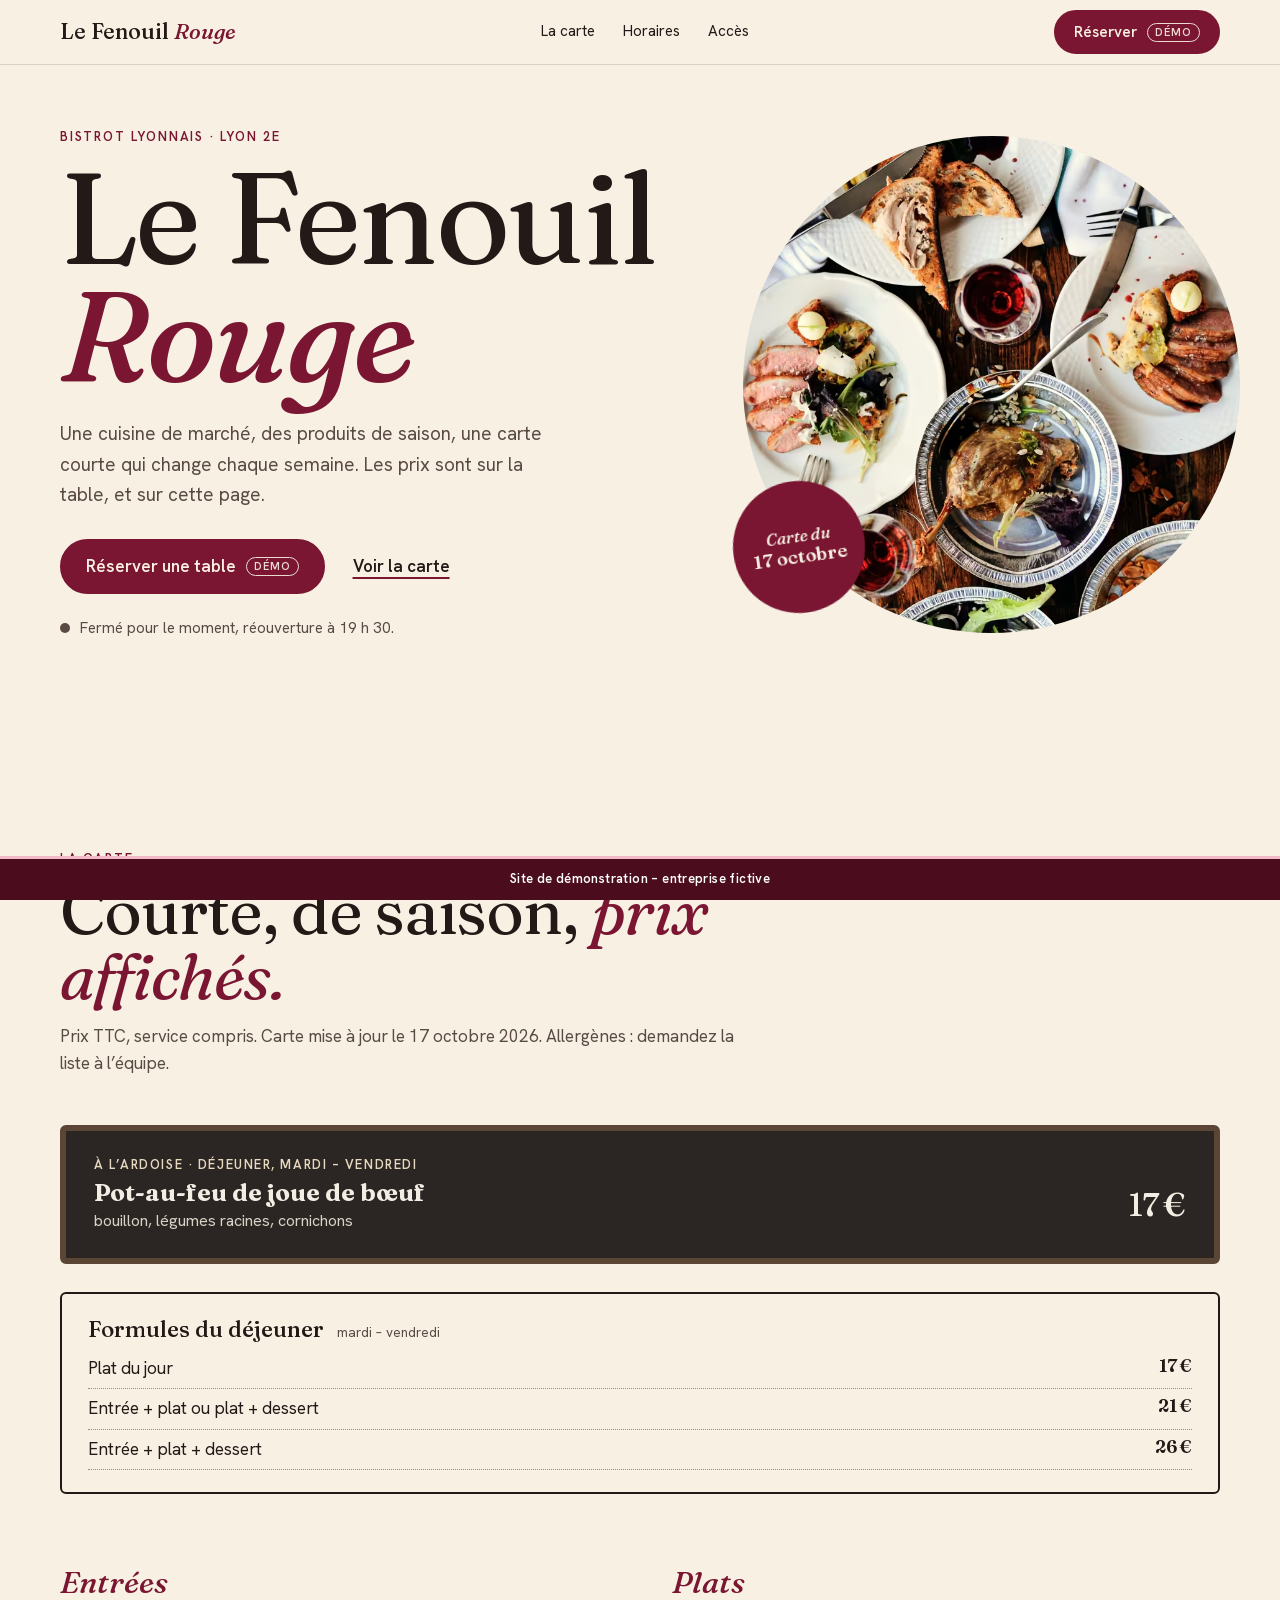
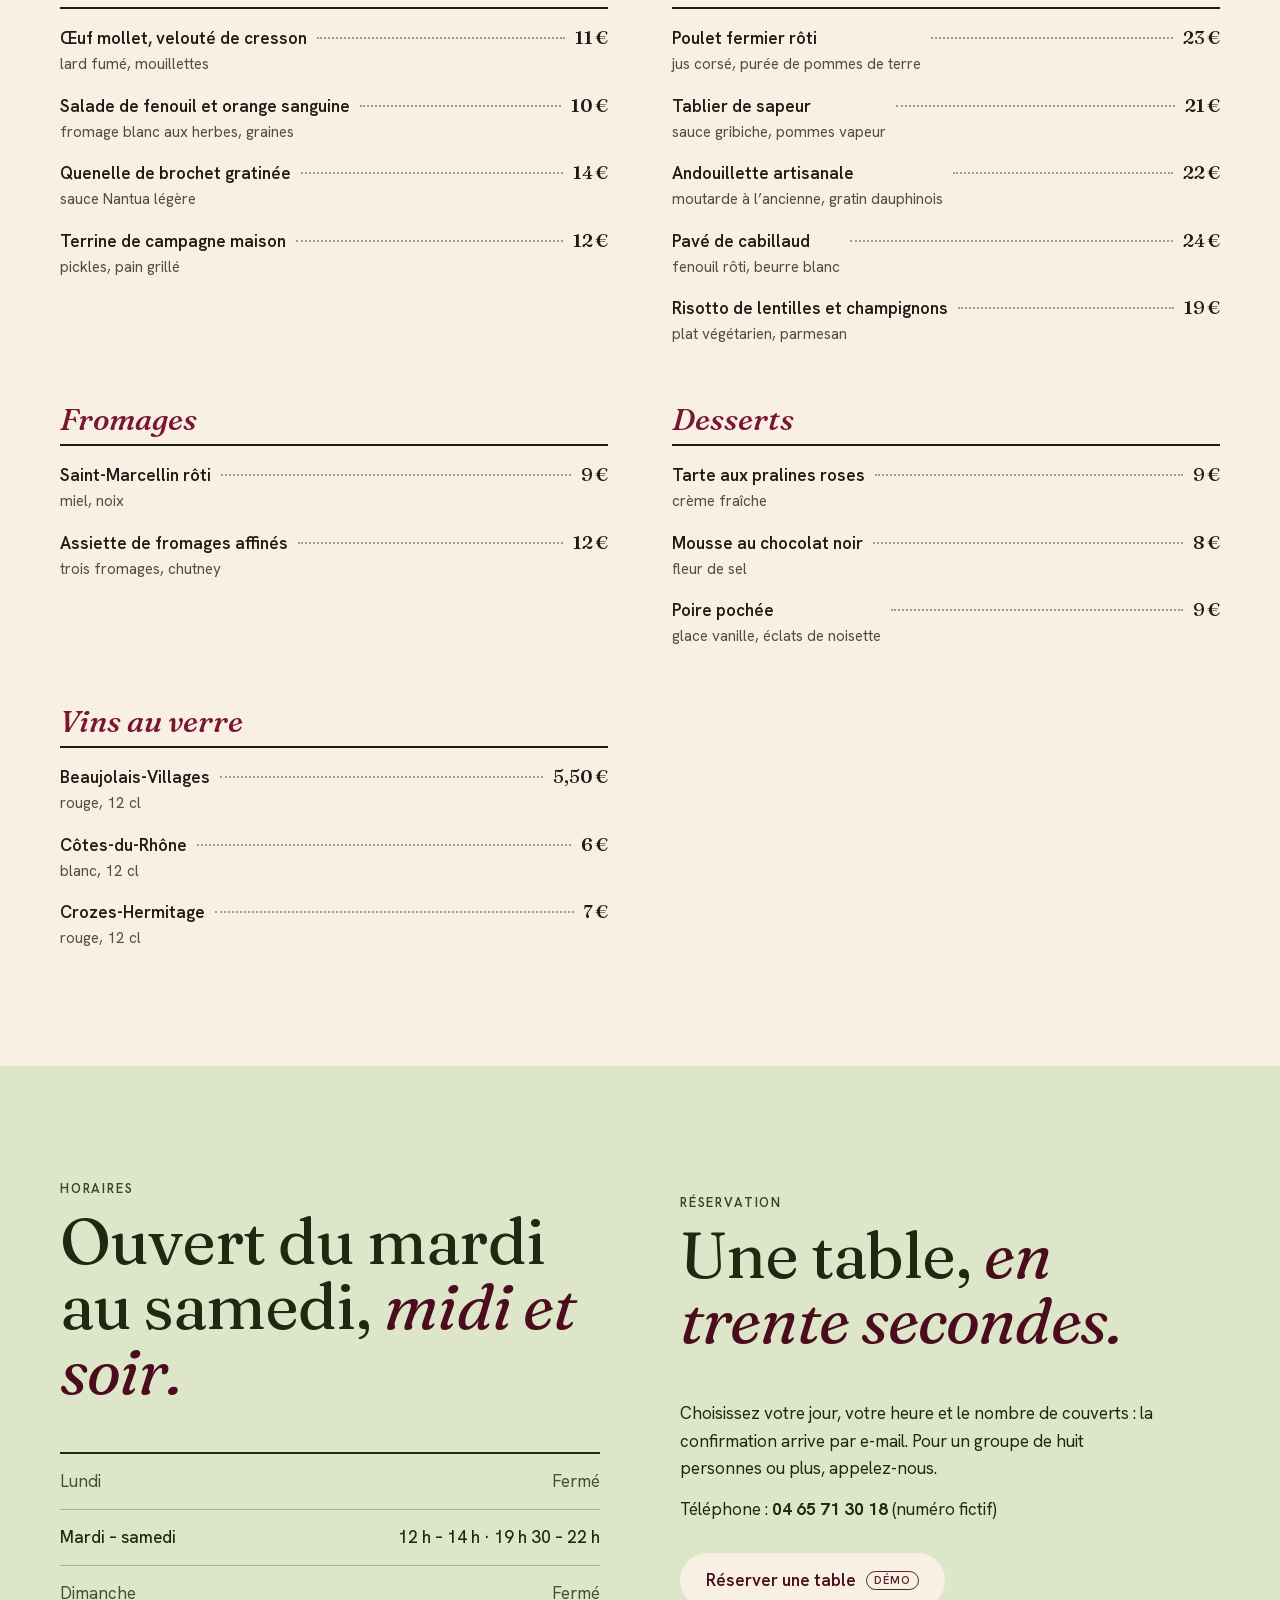
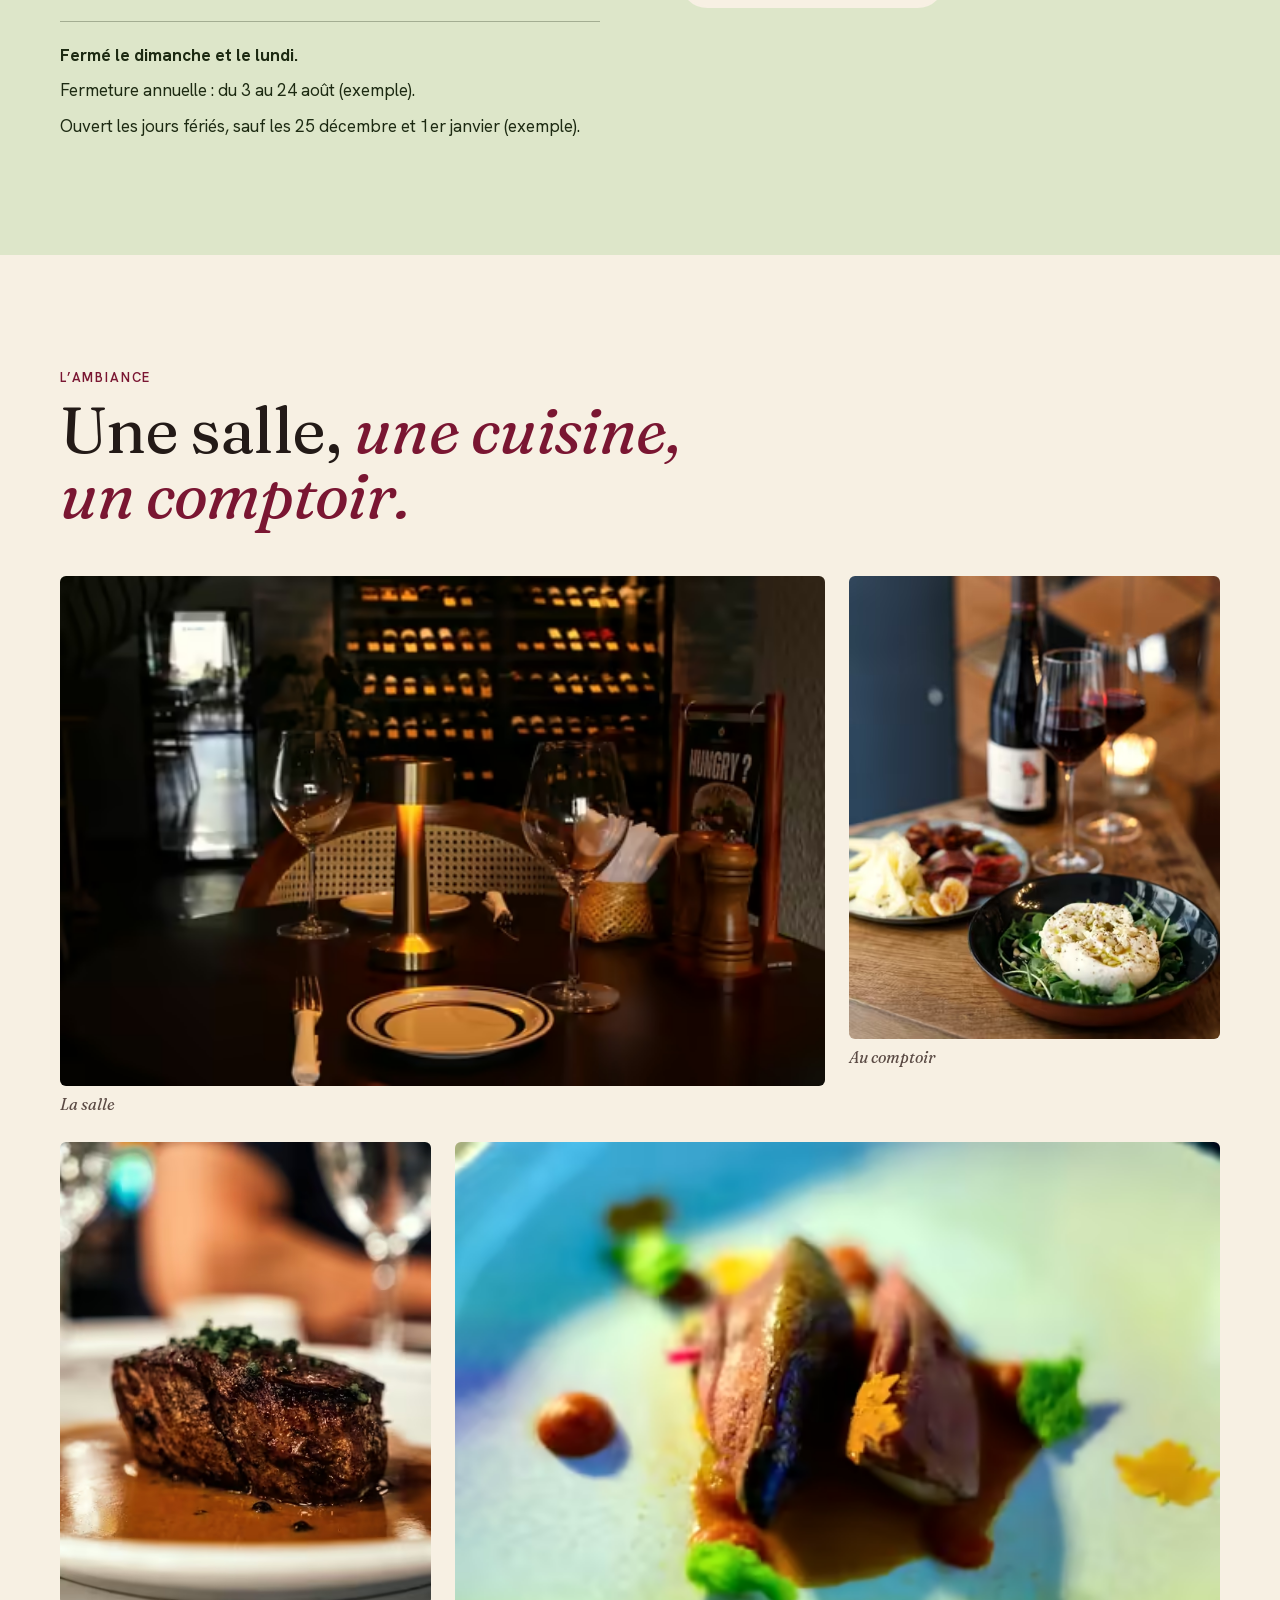
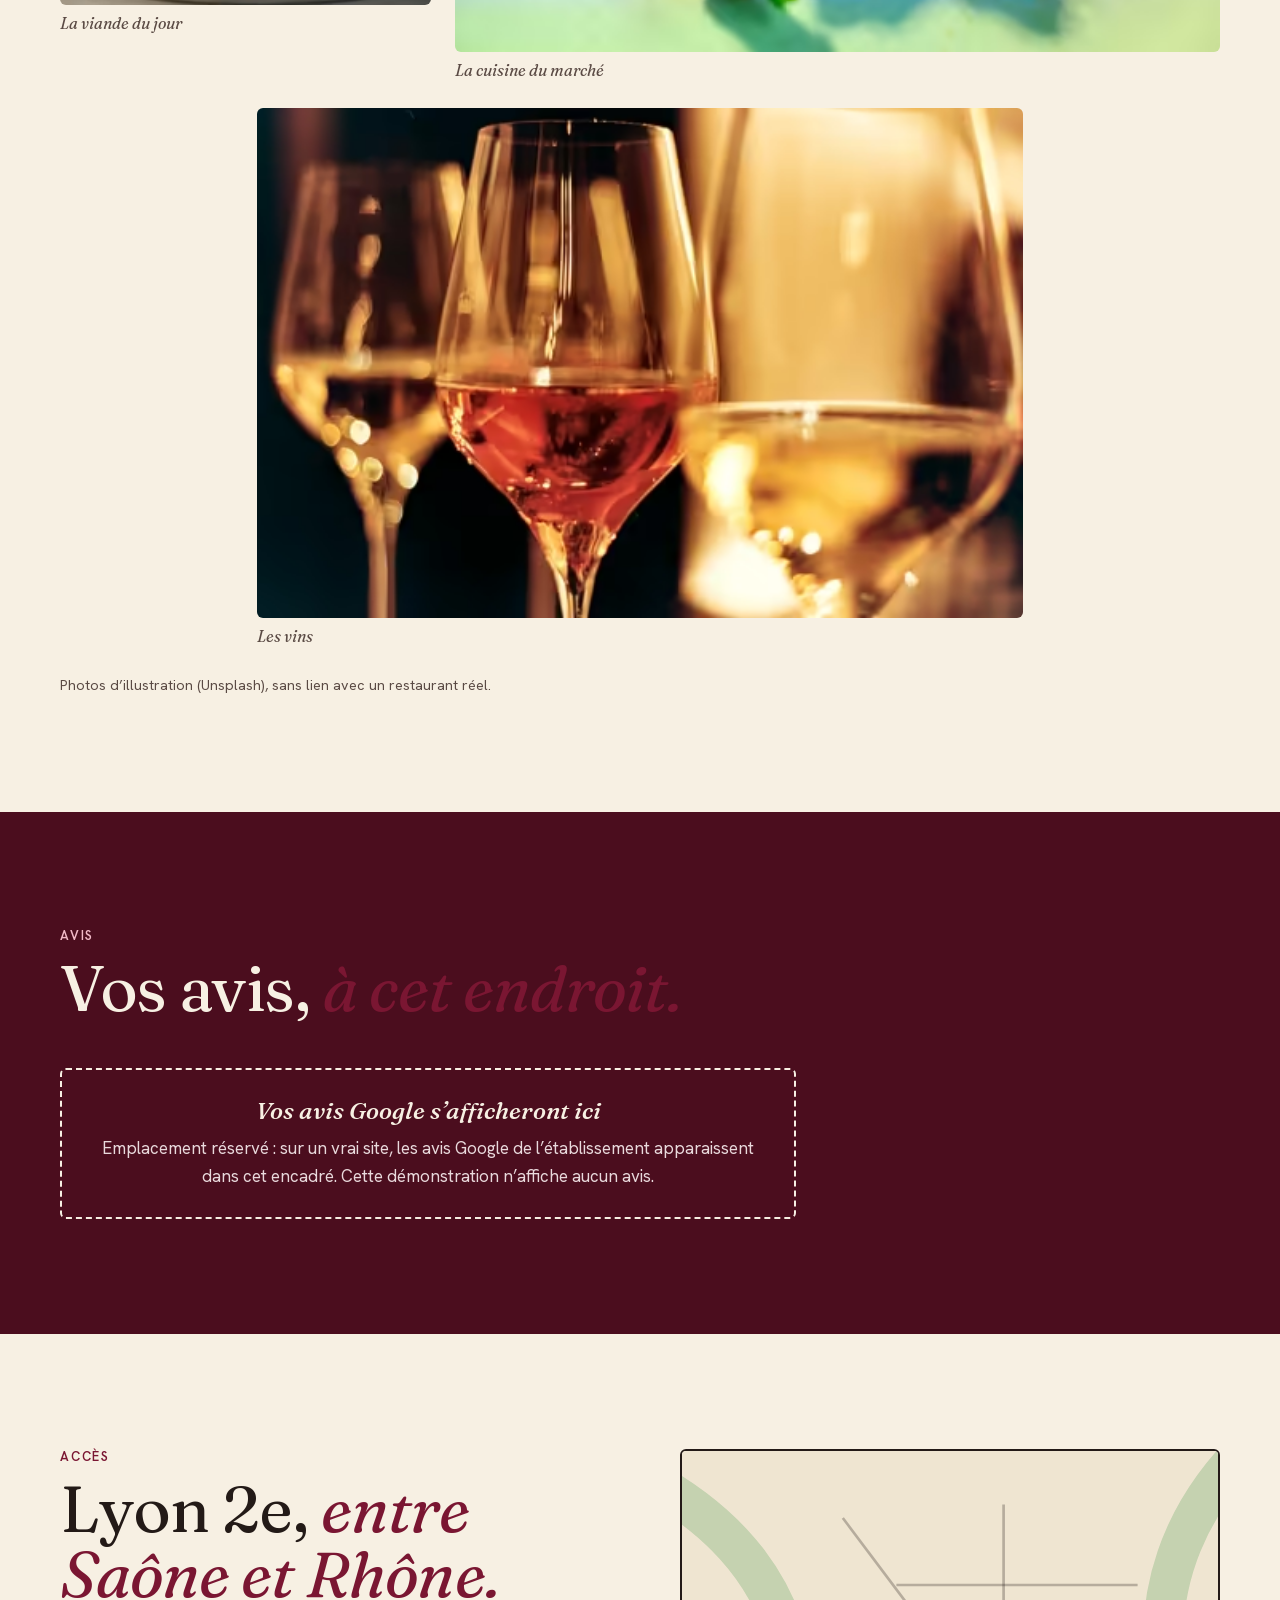
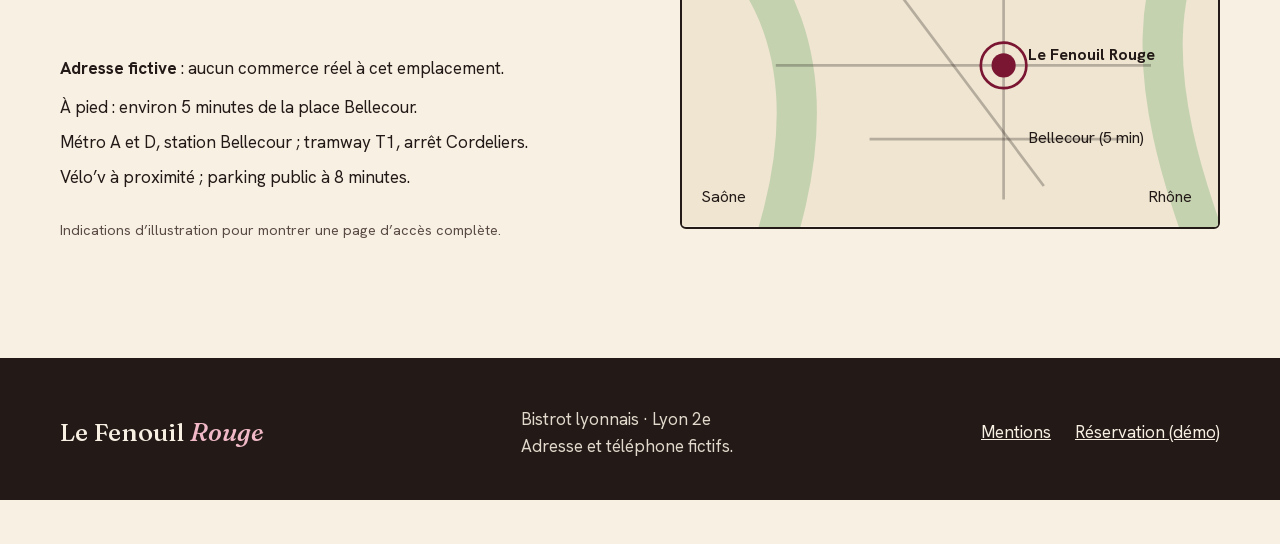
<file: index.html>
<!doctype html>
<html lang="fr">
<head>
<meta charset="utf-8">
<meta name="viewport" content="width=device-width, initial-scale=1">
<title>Le Fenouil Rouge – Bistrot lyonnais, Lyon 2e (site de démonstration)</title>
<meta name="description" content="Démonstration d’un site de restaurant : carte avec prix, horaires et jours de fermeture, réservation, plan d’accès. Restaurant fictif.">
<meta name="robots" content="noindex, nofollow">
<link rel="canonical" href="https://demo-restaurant-fenouil-rouge.atelier-requena.workers.dev/">
<meta name="color-scheme" content="light">
<meta name="theme-color" content="#F7F0E3">
<meta property="og:type" content="website"><meta property="og:locale" content="fr_FR">
<meta property="og:title" content="Le Fenouil Rouge – Bistrot lyonnais, Lyon 2e (site de démonstration)"><meta property="og:description" content="Démonstration d’un site de restaurant : carte avec prix, horaires et jours de fermeture, réservation, plan d’accès. Restaurant fictif."><meta property="og:url" content="https://demo-restaurant-fenouil-rouge.atelier-requena.workers.dev/">
<link rel="icon" href="/favicon.svg" type="image/svg+xml">
<link rel="preload" href="/fonts/Fraunces-italic-400-700.woff2" as="font" type="font/woff2" crossorigin>
<link rel="preload" href="/fonts/HankenGrotesk-normal-400-700.woff2" as="font" type="font/woff2" crossorigin>
<link rel="stylesheet" href="/style.css?v=2">
<script src="/main.js?v=2" defer></script>
<script type="application/ld+json">
{
  "@context": "https://schema.org",
  "@type": "Restaurant",
  "@id": "https://demo-restaurant-fenouil-rouge.atelier-requena.workers.dev/#restaurant",
  "name": "Le Fenouil Rouge",
  "description": "Bistrot lyonnais moderne : cuisine du marché, carte courte, vins au verre. Restaurant fictif de démonstration.",
  "url": "https://demo-restaurant-fenouil-rouge.atelier-requena.workers.dev/",
  "image": "https://demo-restaurant-fenouil-rouge.atelier-requena.workers.dev/images/hero-1000.webp",
  "telephone": "+33 4 65 71 30 18",
  "servesCuisine": [
    "Cuisine lyonnaise",
    "Bistrot",
    "Cuisine du marché"
  ],
  "priceRange": "€€",
  "address": {
    "@type": "PostalAddress",
    "addressLocality": "Lyon",
    "postalCode": "69002",
    "addressCountry": "FR"
  },
  "openingHoursSpecification": [
    {
      "@type": "OpeningHoursSpecification",
      "dayOfWeek": [
        "Tuesday",
        "Wednesday",
        "Thursday",
        "Friday",
        "Saturday"
      ],
      "opens": "12:00",
      "closes": "14:00"
    },
    {
      "@type": "OpeningHoursSpecification",
      "dayOfWeek": [
        "Tuesday",
        "Wednesday",
        "Thursday",
        "Friday",
        "Saturday"
      ],
      "opens": "19:30",
      "closes": "22:00"
    }
  ],
  "hasMenu": "https://demo-restaurant-fenouil-rouge.atelier-requena.workers.dev/#carte",
  "acceptsReservations": true
}
</script>
</head>
<body>
<a class="skip" href="#contenu">Aller au contenu</a>
<header class="top">
  <div class="wrap top__in">
    <a class="brand" href="/" aria-label="Le Fenouil Rouge, accueil"><span>Le Fenouil</span> <em>Rouge</em></a>
    <nav class="nav" aria-label="Navigation principale"><a href="/#carte">La carte</a><a href="/#infos">Horaires</a><a href="/#acces">Accès</a></nav>
    <a class="btn btn--sm" href="/reservation">Réserver<span class="tag" aria-hidden="true">démo</span><span class="sr">(page de démonstration)</span></a>
  </div>
</header>
<main id="contenu">
<section class="hero" aria-labelledby="h1">
  <div class="wrap hero__grid">
    <div class="hero__txt">
      <p class="kicker">Bistrot lyonnais · Lyon 2e</p>
      <h1 id="h1"><span>Le Fenouil</span> <em>Rouge</em></h1>
      <p class="lede">Une cuisine de marché, des produits de saison, une carte courte qui change chaque semaine. Les prix sont sur la table, et sur cette page.</p>
      <div class="cta">
        <a class="btn" href="/reservation">Réserver une table<span class="tag" aria-hidden="true">démo</span><span class="sr">(page de démonstration)</span></a>
        <a class="link" href="#carte">Voir la carte</a>
      </div>
      <p class="status" data-status role="status"><span class="status__dot" aria-hidden="true"></span><span data-status-text>Du mardi au samedi, midi et soir. Fermé dimanche et lundi.</span></p>
    </div>
    <figure class="hero__fig">
      <picture class="medal"><source type="image/avif" srcset="/images/hero-480.avif 480w, /images/hero-800.avif 800w, /images/hero-1000.avif 1000w" sizes="(min-width: 900px) 40vw, 86vw"><source type="image/webp" srcset="/images/hero-480.webp 480w, /images/hero-800.webp 800w, /images/hero-1000.webp 1000w" sizes="(min-width: 900px) 40vw, 86vw"><img src="/images/hero-1000.webp" width="1000" height="1000" alt="Tablée vue du dessus : assiettes de plats à partager, salade, viande et verres de vin" fetchpriority="high" decoding="async"></picture>
      <p class="stamp" aria-hidden="true">Carte du<br><b>17 octobre</b></p>
    </figure>
  </div>
</section>

<section class="sec sec--carte" id="carte" aria-labelledby="h-carte">
  <div class="wrap">
    <header class="sec__head reveal"><p class="kicker">La carte</p><h2 id="h-carte">Courte, de saison, <em>prix affichés.</em></h2><p class="sec__sub">Prix TTC, service compris. Carte mise à jour le 17 octobre 2026. Allergènes : demandez la liste à l’équipe.</p></header>
    <div class="ardoise reveal" aria-label="Plat du jour">
      <p class="ardoise__label">À l’ardoise · déjeuner, mardi – vendredi</p>
      <p class="ardoise__plat"><b>Pot-au-feu de joue de bœuf</b> <span>bouillon, légumes racines, cornichons</span></p>
      <p class="ardoise__prix">17 €</p>
    </div>
    <div class="formules reveal" aria-label="Formules du déjeuner">
      <h3>Formules du déjeuner <small>mardi – vendredi</small></h3>
      <ul><li><span>Plat du jour</span><b>17 €</b></li><li><span>Entrée + plat ou plat + dessert</span><b>21 €</b></li><li><span>Entrée + plat + dessert</span><b>26 €</b></li></ul>
    </div>
    <div class="carte">
        <section class="cat reveal" aria-labelledby="c-entres">
          <h3 id="c-entres">Entrées</h3>
          <ul>
            <li><span class="dish"><b>Œuf mollet, velouté de cresson</b><i>lard fumé, mouillettes</i></span><span class="lead" aria-hidden="true"></span><span class="price">11 €</span></li>
            <li><span class="dish"><b>Salade de fenouil et orange sanguine</b><i>fromage blanc aux herbes, graines</i></span><span class="lead" aria-hidden="true"></span><span class="price">10 €</span></li>
            <li><span class="dish"><b>Quenelle de brochet gratinée</b><i>sauce Nantua légère</i></span><span class="lead" aria-hidden="true"></span><span class="price">14 €</span></li>
            <li><span class="dish"><b>Terrine de campagne maison</b><i>pickles, pain grillé</i></span><span class="lead" aria-hidden="true"></span><span class="price">12 €</span></li>
          </ul>
        </section>
        <section class="cat reveal" aria-labelledby="c-plats">
          <h3 id="c-plats">Plats</h3>
          <ul>
            <li><span class="dish"><b>Poulet fermier rôti</b><i>jus corsé, purée de pommes de terre</i></span><span class="lead" aria-hidden="true"></span><span class="price">23 €</span></li>
            <li><span class="dish"><b>Tablier de sapeur</b><i>sauce gribiche, pommes vapeur</i></span><span class="lead" aria-hidden="true"></span><span class="price">21 €</span></li>
            <li><span class="dish"><b>Andouillette artisanale</b><i>moutarde à l’ancienne, gratin dauphinois</i></span><span class="lead" aria-hidden="true"></span><span class="price">22 €</span></li>
            <li><span class="dish"><b>Pavé de cabillaud</b><i>fenouil rôti, beurre blanc</i></span><span class="lead" aria-hidden="true"></span><span class="price">24 €</span></li>
            <li><span class="dish"><b>Risotto de lentilles et champignons</b><i>plat végétarien, parmesan</i></span><span class="lead" aria-hidden="true"></span><span class="price">19 €</span></li>
          </ul>
        </section>
        <section class="cat reveal" aria-labelledby="c-fromages">
          <h3 id="c-fromages">Fromages</h3>
          <ul>
            <li><span class="dish"><b>Saint-Marcellin rôti</b><i>miel, noix</i></span><span class="lead" aria-hidden="true"></span><span class="price">9 €</span></li>
            <li><span class="dish"><b>Assiette de fromages affinés</b><i>trois fromages, chutney</i></span><span class="lead" aria-hidden="true"></span><span class="price">12 €</span></li>
          </ul>
        </section>
        <section class="cat reveal" aria-labelledby="c-desserts">
          <h3 id="c-desserts">Desserts</h3>
          <ul>
            <li><span class="dish"><b>Tarte aux pralines roses</b><i>crème fraîche</i></span><span class="lead" aria-hidden="true"></span><span class="price">9 €</span></li>
            <li><span class="dish"><b>Mousse au chocolat noir</b><i>fleur de sel</i></span><span class="lead" aria-hidden="true"></span><span class="price">8 €</span></li>
            <li><span class="dish"><b>Poire pochée</b><i>glace vanille, éclats de noisette</i></span><span class="lead" aria-hidden="true"></span><span class="price">9 €</span></li>
          </ul>
        </section>
        <section class="cat reveal" aria-labelledby="c-vinsauverre">
          <h3 id="c-vinsauverre">Vins au verre</h3>
          <ul>
            <li><span class="dish"><b>Beaujolais-Villages</b><i>rouge, 12 cl</i></span><span class="lead" aria-hidden="true"></span><span class="price">5,50 €</span></li>
            <li><span class="dish"><b>Côtes-du-Rhône</b><i>blanc, 12 cl</i></span><span class="lead" aria-hidden="true"></span><span class="price">6 €</span></li>
            <li><span class="dish"><b>Crozes-Hermitage</b><i>rouge, 12 cl</i></span><span class="lead" aria-hidden="true"></span><span class="price">7 €</span></li>
          </ul>
        </section>
    </div>
  </div>
</section>

<section class="sec sec--leaf" id="infos" aria-labelledby="h-hor">
  <div class="wrap two">
    <div class="reveal">
      <header class="sec__head"><p class="kicker">Horaires</p><h2 id="h-hor">Ouvert du mardi au samedi, <em>midi et soir.</em></h2></header>
      <table class="hours"><caption class="sr">Horaires d’ouverture</caption><tbody>
        <tr class="off"><th scope="row">Lundi</th><td>Fermé</td></tr>
        <tr><th scope="row">Mardi – samedi</th><td>12 h – 14 h · 19 h 30 – 22 h</td></tr>
        <tr class="off"><th scope="row">Dimanche</th><td>Fermé</td></tr>
      </tbody></table>
      <ul class="notes">
        <li><b>Fermé le dimanche et le lundi.</b></li>
        <li>Fermeture annuelle : du 3 au 24 août (exemple).</li>
        <li>Ouvert les jours fériés, sauf les 25 décembre et 1er janvier (exemple).</li>
      </ul>
    </div>
    <div class="reveal resa">
      <header class="sec__head"><p class="kicker">Réservation</p><h2>Une table, <em>en trente secondes.</em></h2></header>
      <p>Choisissez votre jour, votre heure et le nombre de couverts : la confirmation arrive par e-mail. Pour un groupe de huit personnes ou plus, appelez-nous.</p>
      <p class="resa__tel">Téléphone : <b>04 65 71 30 18</b> <span>(numéro fictif)</span></p>
      <a class="btn btn--light" href="/reservation">Réserver une table<span class="tag" aria-hidden="true">démo</span><span class="sr">(page de démonstration)</span></a>
    </div>
  </div>
</section>

<section class="sec" id="ambiance" aria-labelledby="h-amb">
  <div class="wrap">
    <header class="sec__head reveal"><p class="kicker">L’ambiance</p><h2 id="h-amb">Une salle, <em>une cuisine, un comptoir.</em></h2></header>
    <ul class="gal">
      <li class="gal__i gal__i--1 reveal"><figure><picture><source type="image/avif" srcset="/images/salle-480.avif 480w, /images/salle-800.avif 800w, /images/salle-1200.avif 1200w" sizes="(min-width: 900px) 30vw, 92vw"><source type="image/webp" srcset="/images/salle-480.webp 480w, /images/salle-800.webp 800w, /images/salle-1200.webp 1200w" sizes="(min-width: 900px) 30vw, 92vw"><img src="/images/salle-1200.webp" width="1200" height="800" alt="Table de bistrot éclairée par une petite lampe, avec verres, assiette et moulin à poivre" loading="lazy" decoding="async"></picture><figcaption>La salle</figcaption></figure></li>
      <li class="gal__i gal__i--2 reveal"><figure><picture><source type="image/avif" srcset="/images/vin-480.avif 480w, /images/vin-800.avif 800w" sizes="(min-width: 900px) 30vw, 92vw"><source type="image/webp" srcset="/images/vin-480.webp 480w, /images/vin-800.webp 800w" sizes="(min-width: 900px) 30vw, 92vw"><img src="/images/vin-800.webp" width="800" height="1000" alt="Bouteille et verres de vin rouge, charcuterie, fromage et burrata sur une table" loading="lazy" decoding="async"></picture><figcaption>Au comptoir</figcaption></figure></li>
      <li class="gal__i gal__i--3 reveal"><figure><picture><source type="image/avif" srcset="/images/viande-480.avif 480w, /images/viande-800.avif 800w" sizes="(min-width: 900px) 30vw, 92vw"><source type="image/webp" srcset="/images/viande-480.webp 480w, /images/viande-800.webp 800w" sizes="(min-width: 900px) 30vw, 92vw"><img src="/images/viande-800.webp" width="800" height="1000" alt="Pièce de viande saisie, parsemée d’herbes, dans son jus" loading="lazy" decoding="async"></picture><figcaption>La viande du jour</figcaption></figure></li>
      <li class="gal__i gal__i--4 reveal"><figure><picture><source type="image/avif" srcset="/images/canard-480.avif 480w, /images/canard-800.avif 800w, /images/canard-1200.avif 1200w" sizes="(min-width: 900px) 30vw, 92vw"><source type="image/webp" srcset="/images/canard-480.webp 480w, /images/canard-800.webp 800w, /images/canard-1200.webp 1200w" sizes="(min-width: 900px) 30vw, 92vw"><img src="/images/canard-1200.webp" width="1200" height="800" alt="Filet de canard dressé avec sauce colorée et petites pousses" loading="lazy" decoding="async"></picture><figcaption>La cuisine du marché</figcaption></figure></li>
      <li class="gal__i gal__i--5 reveal"><figure><picture><source type="image/avif" srcset="/images/verres-480.avif 480w, /images/verres-800.avif 800w, /images/verres-1200.avif 1200w" sizes="(min-width: 900px) 30vw, 92vw"><source type="image/webp" srcset="/images/verres-480.webp 480w, /images/verres-800.webp 800w, /images/verres-1200.webp 1200w" sizes="(min-width: 900px) 30vw, 92vw"><img src="/images/verres-1200.webp" width="1200" height="800" alt="Verres de vin rosé et blanc à la lueur d’une bougie" loading="lazy" decoding="async"></picture><figcaption>Les vins</figcaption></figure></li>
    </ul>
    <p class="note">Photos d’illustration (Unsplash), sans lien avec un restaurant réel.</p>
  </div>
</section>

<section class="sec sec--beet" id="avis" aria-labelledby="h-avis">
  <div class="wrap">
    <header class="sec__head reveal"><p class="kicker">Avis</p><h2 id="h-avis">Vos avis, <em>à cet endroit.</em></h2></header>
    <div class="gblock reveal"><b>Vos avis Google s’afficheront ici</b><span>Emplacement réservé : sur un vrai site, les avis Google de l’établissement apparaissent dans cet encadré. Cette démonstration n’affiche aucun avis.</span></div>
  </div>
</section>

<section class="sec" id="acces" aria-labelledby="h-acc">
  <div class="wrap two">
    <div class="reveal">
      <header class="sec__head"><p class="kicker">Accès</p><h2 id="h-acc">Lyon 2e, <em>entre Saône et Rhône.</em></h2></header>
      <p><b>Adresse fictive</b> : aucun commerce réel à cet emplacement.</p>
      <ul class="notes notes--plain">
        <li>À pied : environ 5 minutes de la place Bellecour.</li>
        <li>Métro A et D, station Bellecour ; tramway T1, arrêt Cordeliers.</li>
        <li>Vélo’v à proximité ; parking public à 8 minutes.</li>
      </ul>
      <p class="note">Indications d’illustration pour montrer une page d’accès complète.</p>
    </div>
    <div class="reveal">
      <svg class="plan" viewBox="0 0 400 280" role="img" aria-label="Plan schématique : le restaurant se situe sur la presqu’île, entre la Saône à gauche et le Rhône à droite">
        <rect width="400" height="280" fill="#EFE5D1"/>
        <path d="M-10 30 C 70 80, 110 160, 70 290" fill="none" stroke="#C5D2B0" stroke-width="30"/>
        <path d="M410 10 C 340 90, 350 180, 390 290" fill="none" stroke="#C5D2B0" stroke-width="30"/>
        <g stroke="#231A17" stroke-opacity=".28" stroke-width="2" fill="none"><path d="M70 160 H350"/><path d="M120 50 L270 250"/><path d="M240 40 V260"/><path d="M140 215 H330"/><path d="M160 100 H340"/></g>
        <circle cx="240" cy="160" r="9" fill="#7A1632"/><circle cx="240" cy="160" r="17" fill="none" stroke="#7A1632" stroke-width="2"/>
        <g fill="#231A17" font-family="Hanken Grotesk, sans-serif" font-size="12"><text x="14" y="262">Saône</text><text x="348" y="262">Rhône</text><text x="258" y="156" font-weight="700">Le Fenouil Rouge</text><text x="258" y="218">Bellecour (5 min)</text></g>
      </svg>
    </div>
  </div>
</section>
</main>
<footer class="foot">
  <div class="wrap foot__in">
    <p class="foot__brand"><span>Le Fenouil</span> <em>Rouge</em></p>
    <p>Bistrot lyonnais · Lyon 2e<br>Adresse et téléphone fictifs.</p>
    <nav aria-label="Informations"><a href="/mentions">Mentions</a><a href="/reservation">Réservation (démo)</a></nav>
  </div>
</footer>
<p class="demo-banner" role="note">Site de démonstration – entreprise fictive</p>
</body>
</html>
</file>
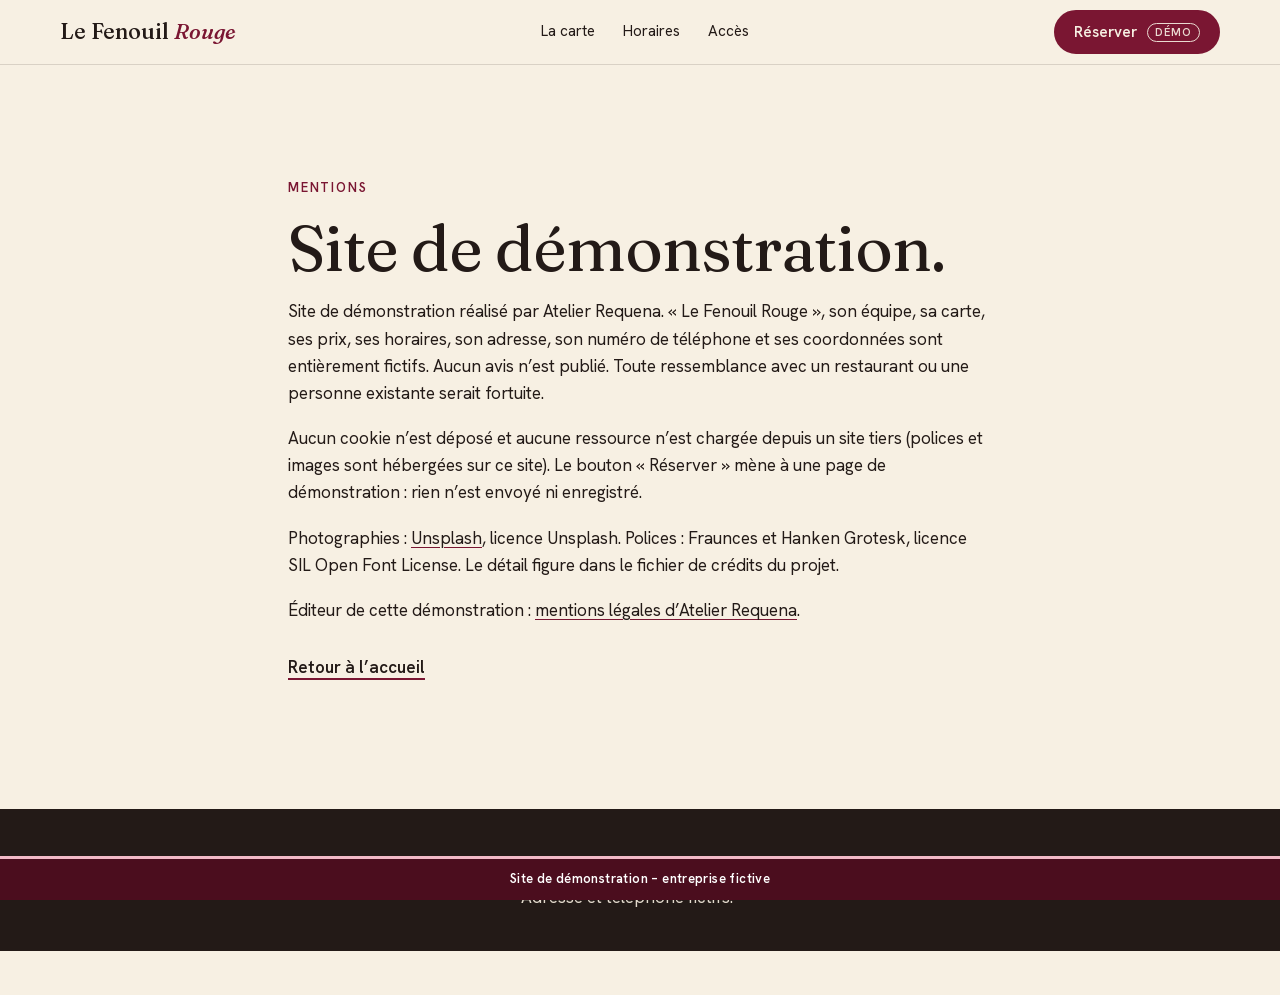
<file: mentions.html>
<!doctype html>
<html lang="fr">
<head>
<meta charset="utf-8">
<meta name="viewport" content="width=device-width, initial-scale=1">
<title>Mentions – Site de démonstration | Le Fenouil Rouge</title>
<meta name="description" content="Mentions du site de démonstration Le Fenouil Rouge, réalisé par Atelier Requena.">
<meta name="robots" content="noindex, nofollow">
<link rel="canonical" href="https://demo-restaurant-fenouil-rouge.atelier-requena.workers.dev/mentions">
<meta name="color-scheme" content="light">
<meta name="theme-color" content="#F7F0E3">
<meta property="og:type" content="website"><meta property="og:locale" content="fr_FR">
<meta property="og:title" content="Mentions – Site de démonstration | Le Fenouil Rouge"><meta property="og:description" content="Mentions du site de démonstration Le Fenouil Rouge, réalisé par Atelier Requena."><meta property="og:url" content="https://demo-restaurant-fenouil-rouge.atelier-requena.workers.dev/mentions">
<link rel="icon" href="/favicon.svg" type="image/svg+xml">
<link rel="preload" href="/fonts/Fraunces-italic-400-700.woff2" as="font" type="font/woff2" crossorigin>
<link rel="preload" href="/fonts/HankenGrotesk-normal-400-700.woff2" as="font" type="font/woff2" crossorigin>
<link rel="stylesheet" href="/style.css?v=2">
<script src="/main.js?v=2" defer></script>
</head>
<body>
<a class="skip" href="#contenu">Aller au contenu</a>
<header class="top">
  <div class="wrap top__in">
    <a class="brand" href="/" aria-label="Le Fenouil Rouge, accueil"><span>Le Fenouil</span> <em>Rouge</em></a>
    <nav class="nav" aria-label="Navigation principale"><a href="/#carte">La carte</a><a href="/#infos">Horaires</a><a href="/#acces">Accès</a></nav>
    <a class="btn btn--sm" href="/reservation">Réserver<span class="tag" aria-hidden="true">démo</span><span class="sr">(page de démonstration)</span></a>
  </div>
</header>
<main id="contenu">
<section class="sec"><div class="wrap prose">
  <p class="kicker">Mentions</p>
  <h1 class="h1s">Site de démonstration.</h1>
  <p>Site de démonstration réalisé par Atelier Requena. « Le Fenouil Rouge », son équipe, sa carte, ses prix, ses horaires, son adresse, son numéro de téléphone et ses coordonnées sont entièrement fictifs. Aucun avis n’est publié. Toute ressemblance avec un restaurant ou une personne existante serait fortuite.</p>
  <p>Aucun cookie n’est déposé et aucune ressource n’est chargée depuis un site tiers (polices et images sont hébergées sur ce site). Le bouton « Réserver » mène à une page de démonstration : rien n’est envoyé ni enregistré.</p>
  <p>Photographies : <a href="https://unsplash.com" rel="noopener">Unsplash</a>, licence Unsplash. Polices : Fraunces et Hanken Grotesk, licence SIL Open Font License. Le détail figure dans le fichier de crédits du projet.</p>
  <p>Éditeur de cette démonstration : <a href="https://www.atelier-requena.fr/mentions-legales" rel="noopener">mentions légales d’Atelier Requena</a>.</p>
  <p><a class="link" href="/">Retour à l’accueil</a></p>
</div></section>
</main>
<footer class="foot">
  <div class="wrap foot__in">
    <p class="foot__brand"><span>Le Fenouil</span> <em>Rouge</em></p>
    <p>Bistrot lyonnais · Lyon 2e<br>Adresse et téléphone fictifs.</p>
    <nav aria-label="Informations"><a href="/mentions">Mentions</a><a href="/reservation">Réservation (démo)</a></nav>
  </div>
</footer>
<p class="demo-banner" role="note">Site de démonstration – entreprise fictive</p>
</body>
</html>
</file>
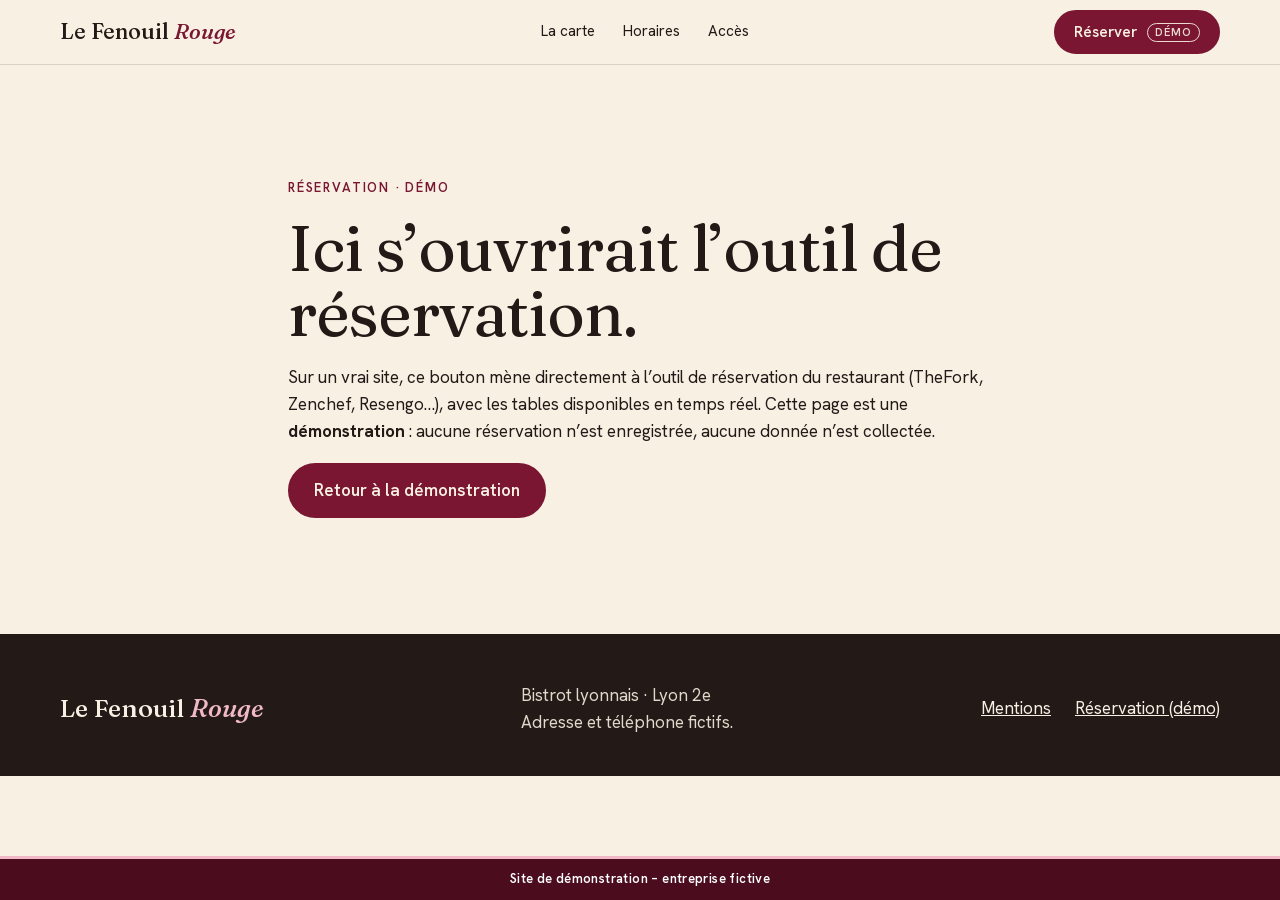
<file: reservation.html>
<!doctype html>
<html lang="fr">
<head>
<meta charset="utf-8">
<meta name="viewport" content="width=device-width, initial-scale=1">
<title>Réservation (démonstration) | Le Fenouil Rouge</title>
<meta name="description" content="Page de réservation de démonstration : rien n’est envoyé.">
<meta name="robots" content="noindex, nofollow">
<link rel="canonical" href="https://demo-restaurant-fenouil-rouge.atelier-requena.workers.dev/reservation">
<meta name="color-scheme" content="light">
<meta name="theme-color" content="#F7F0E3">
<meta property="og:type" content="website"><meta property="og:locale" content="fr_FR">
<meta property="og:title" content="Réservation (démonstration) | Le Fenouil Rouge"><meta property="og:description" content="Page de réservation de démonstration : rien n’est envoyé."><meta property="og:url" content="https://demo-restaurant-fenouil-rouge.atelier-requena.workers.dev/reservation">
<link rel="icon" href="/favicon.svg" type="image/svg+xml">
<link rel="preload" href="/fonts/Fraunces-italic-400-700.woff2" as="font" type="font/woff2" crossorigin>
<link rel="preload" href="/fonts/HankenGrotesk-normal-400-700.woff2" as="font" type="font/woff2" crossorigin>
<link rel="stylesheet" href="/style.css?v=2">
<script src="/main.js?v=2" defer></script>
</head>
<body>
<a class="skip" href="#contenu">Aller au contenu</a>
<header class="top">
  <div class="wrap top__in">
    <a class="brand" href="/" aria-label="Le Fenouil Rouge, accueil"><span>Le Fenouil</span> <em>Rouge</em></a>
    <nav class="nav" aria-label="Navigation principale"><a href="/#carte">La carte</a><a href="/#infos">Horaires</a><a href="/#acces">Accès</a></nav>
    <a class="btn btn--sm" href="/reservation">Réserver<span class="tag" aria-hidden="true">démo</span><span class="sr">(page de démonstration)</span></a>
  </div>
</header>
<main id="contenu">
<section class="sec"><div class="wrap prose">
  <p class="kicker">Réservation · démo</p>
  <h1 class="h1s">Ici s’ouvrirait l’outil de réservation.</h1>
  <p>Sur un vrai site, ce bouton mène directement à l’outil de réservation du restaurant (TheFork, Zenchef, Resengo…), avec les tables disponibles en temps réel. Cette page est une <b>démonstration</b> : aucune réservation n’est enregistrée, aucune donnée n’est collectée.</p>
  <p><a class="btn" href="/">Retour à la démonstration</a></p>
</div></section>
</main>
<footer class="foot">
  <div class="wrap foot__in">
    <p class="foot__brand"><span>Le Fenouil</span> <em>Rouge</em></p>
    <p>Bistrot lyonnais · Lyon 2e<br>Adresse et téléphone fictifs.</p>
    <nav aria-label="Informations"><a href="/mentions">Mentions</a><a href="/reservation">Réservation (démo)</a></nav>
  </div>
</footer>
<p class="demo-banner" role="note">Site de démonstration – entreprise fictive</p>
</body>
</html>
</file>
<file: style.css>
/* Le Fenouil Rouge — démonstration (restaurant fictif). Direction artistique « bistrot imprimé » :
   papier crème, rouge betterave, vert fenouil, grand serif italique, la carte comme pièce maîtresse. */
@font-face { font-family: "Fraunces"; src: url("/fonts/Fraunces-normal-400-700.woff2") format("woff2"); font-weight: 400 700; font-style: normal; font-display: swap; }
@font-face { font-family: "Fraunces"; src: url("/fonts/Fraunces-italic-400-700.woff2") format("woff2"); font-weight: 400 700; font-style: italic; font-display: swap; }
@font-face { font-family: "Hanken Grotesk"; src: url("/fonts/HankenGrotesk-normal-400-700.woff2") format("woff2"); font-weight: 400 700; font-display: swap; }

:root {
  --cream: #F7F0E3; --cream-2: #EFE5D1; --ink: #231A17; --ink-2: #5A4A44;
  --beet: #7A1632; --beet-deep: #4B0D1E; --leaf: #DDE6C9; --leaf-ink: #33481F;
  --serif: "Fraunces", Georgia, "Times New Roman", serif;
  --sans: "Hanken Grotesk", system-ui, -apple-system, "Segoe UI", sans-serif;
  --ease: cubic-bezier(.16, 1, .3, 1); --gut: 20px; --bar: 44px;
}
*, *::before, *::after { box-sizing: border-box; }
html { -webkit-text-size-adjust: 100%; scroll-behavior: smooth; scroll-padding-top: 76px; }
body { margin: 0; padding-bottom: var(--bar); background: var(--cream); color: var(--ink); font: 400 1.0625rem/1.6 var(--sans); }
img { display: block; max-width: 100%; height: auto; }
h1, h2, h3, p, ul, ol, figure, blockquote { margin: 0; }
ul, ol { padding: 0; list-style: none; }
a { color: inherit; }
:focus-visible { outline: 3px solid var(--beet); outline-offset: 3px; }
.sr { position: absolute; width: 1px; height: 1px; overflow: hidden; clip-path: inset(50%); white-space: nowrap; }
.skip { position: absolute; left: 12px; top: -60px; z-index: 100; padding: 10px 14px; background: var(--ink); color: var(--cream); }
.skip:focus { top: 12px; }
.wrap { width: min(100% - 2 * var(--gut), 1160px); margin-inline: auto; }
em { font-style: italic; color: var(--beet); }
.kicker { font: 600 .8125rem/1.3 var(--sans); letter-spacing: .14em; text-transform: uppercase; color: var(--beet); }

.top { position: sticky; top: 0; z-index: 50; background: rgba(247, 240, 227, .95); border-bottom: 1px solid rgba(35, 26, 23, .14); }
@supports (backdrop-filter: blur(8px)) { .top { background: rgba(247, 240, 227, .84); backdrop-filter: blur(10px); } }
.top__in { display: flex; align-items: center; justify-content: space-between; gap: 16px; min-height: 64px; }
.brand { text-decoration: none; font: 500 1.35rem/1 var(--serif); }
.brand em { font-weight: 500; }
.nav { display: none; gap: 28px; font-size: .95rem; }
.nav a { text-decoration: none; padding: 8px 0; border-bottom: 2px solid transparent; }
.nav a:hover { border-color: var(--beet); }
@media (min-width: 820px) { .nav { display: flex; } }

.btn { display: inline-flex; align-items: center; gap: 10px; min-height: 48px; padding: 12px 24px; background: var(--beet); color: var(--cream); text-decoration: none; font-weight: 600; border-radius: 999px; border: 2px solid var(--beet); transition: background .2s var(--ease), transform .2s var(--ease); }
.btn:hover { background: var(--beet-deep); border-color: var(--beet-deep); }
.btn:active { transform: translateY(1px); }
.btn--sm { min-height: 44px; padding: 8px 18px; font-size: .95rem; }
.btn--light { background: var(--cream); color: var(--beet-deep); border-color: var(--cream); }
.btn--light:hover { background: #fff; border-color: #fff; }
.tag { font: 600 .6875rem/1 var(--sans); text-transform: uppercase; letter-spacing: .08em; padding: 3px 7px; border: 1px solid currentColor; border-radius: 999px; opacity: .9; }
.link { display: inline-block; padding: 12px 0; font-weight: 600; text-decoration: underline; text-decoration-thickness: 2px; text-underline-offset: 5px; text-decoration-color: var(--beet); }

/* Premier écran : médaillon rond */
.hero { padding-block: 36px 64px; overflow: clip; }
.hero__grid { display: grid; gap: 40px; align-items: center; }
.hero h1 { margin-top: 14px; font: 400 clamp(3.4rem, 15vw, 8rem)/.92 var(--serif); letter-spacing: -.02em; font-variation-settings: "SOFT" 100; }
.hero h1 span { display: block; }
.hero h1 em { display: block; font-weight: 500; }
.lede { margin-top: 24px; max-width: 32rem; font-size: 1.1875rem; color: var(--ink-2); }
.cta { margin-top: 28px; display: flex; flex-wrap: wrap; align-items: center; gap: 8px 28px; }
.status { margin-top: 22px; display: flex; align-items: center; gap: 10px; font-size: .95rem; color: var(--ink-2); }
.status__dot { width: 10px; height: 10px; border-radius: 50%; background: var(--ink-2); flex: none; }
.status[data-open="1"] .status__dot { background: #2F7A3B; box-shadow: 0 0 0 4px rgba(47, 122, 59, .2); }
.hero__fig { position: relative; width: min(86vw, 520px); justify-self: center; }
.medal img { width: 100%; aspect-ratio: 1; object-fit: cover; border-radius: 50%; background: var(--cream-2); }
.stamp { position: absolute; left: -2%; bottom: 4%; width: 112px; height: 112px; display: grid; place-content: center; text-align: center; border-radius: 50%; background: var(--beet); color: var(--cream); font: italic 500 .95rem/1.2 var(--serif); transform: rotate(-8deg); }
.stamp b { font: 600 1.15rem/1.2 var(--serif); font-style: normal; }
@media (min-width: 900px) {
  .hero { padding-block: 64px 96px; }
  .hero__grid { grid-template-columns: 1.1fr .9fr; gap: 56px; }
  .hero__fig { width: 100%; justify-self: end; margin-right: -4%; }
  .stamp { width: 132px; height: 132px; font-size: 1.05rem; }
}

.sec { padding-block: clamp(64px, 9vw, 120px); }
.sec--leaf { background: var(--leaf); color: #1D2A12; }
.sec--leaf .kicker { color: var(--leaf-ink); }
.sec--leaf em { color: var(--beet-deep); }
.sec--beet { background: var(--beet-deep); color: var(--cream); }
.sec--beet .kicker { color: #F1B9C7; } .sec--beet .sec__sub { color: #E9D9DC; }
.sec__head { margin-bottom: clamp(28px, 4vw, 48px); max-width: 44rem; }
.sec__head h2 { margin-top: 10px; font: 400 clamp(2.2rem, 6.4vw, 4rem)/1.02 var(--serif); letter-spacing: -.015em; }
.sec__sub { margin-top: 14px; color: var(--ink-2); }
.note { margin-top: 28px; font-size: .9rem; color: var(--ink-2); }

/* La carte */
.ardoise { display: grid; gap: 4px 24px; padding: 26px 28px; background: #2B2623; color: #F3EEE4; border-radius: 6px; border: 6px solid #5B4635; margin-bottom: 28px; }
.ardoise__label { font: 600 .8125rem/1.3 var(--sans); letter-spacing: .12em; text-transform: uppercase; color: #E7D9BF; }
.ardoise__plat { font: 500 1.5rem/1.25 var(--serif); }
.ardoise__plat span { display: block; font: 400 1rem/1.4 var(--sans); color: #D9D2C6; margin-top: 2px; }
.ardoise__prix { font: 500 2rem/1 var(--serif); }
@media (min-width: 760px) { .ardoise { grid-template-columns: 1fr auto; align-items: center; } .ardoise__label { grid-column: 1 / -1; } }
.formules { margin-bottom: clamp(40px, 6vw, 72px); padding: 22px 26px; border: 2px solid var(--ink); border-radius: 6px; }
.formules h3 { font: 500 1.4rem/1.2 var(--serif); }
.formules small { font: 400 .85rem var(--sans); color: var(--ink-2); margin-left: 8px; }
.formules ul { margin-top: 12px; display: grid; gap: 6px; }
.formules li { display: flex; justify-content: space-between; gap: 16px; border-bottom: 1px dotted rgba(35, 26, 23, .45); padding-bottom: 6px; }
.formules b { font: 600 1.1rem var(--serif); }
.carte { display: grid; gap: clamp(32px, 5vw, 56px) 64px; }
@media (min-width: 900px) { .carte { grid-template-columns: 1fr 1fr; } }
.cat h3 { font: italic 500 1.9rem/1.1 var(--serif); color: var(--beet); padding-bottom: 8px; border-bottom: 2px solid var(--ink); }
.cat li { display: flex; align-items: baseline; gap: 10px; padding-top: 16px; }
.dish { display: grid; max-width: 78%; }
.dish b { font-weight: 600; }
.dish i { font-style: normal; font-size: .95rem; color: var(--ink-2); }
.lead { flex: 1; min-width: 12px; border-bottom: 2px dotted rgba(35, 26, 23, .4); transform: translateY(-5px); }
.price { font: 500 1.15rem/1 var(--serif); white-space: nowrap; }

/* Horaires et réservation */
.two { display: grid; gap: 56px; }
@media (min-width: 900px) { .two { grid-template-columns: 1fr 1fr; gap: 80px; align-items: start; } }
.hours { width: 100%; border-collapse: collapse; border-top: 2px solid currentColor; }
.hours th, .hours td { padding: 14px 0; border-bottom: 1px solid rgba(29, 42, 18, .3); text-align: left; font-weight: 500; }
.hours td { text-align: right; }
.hours .off th, .hours .off td { font-weight: 400; opacity: .8; }
.notes { margin-top: 20px; display: grid; gap: 8px; }
.notes--plain { margin-top: 12px; }
.resa p { margin-top: 14px; max-width: 30rem; }
.resa__tel { margin-bottom: 22px; }
.resa .btn { margin-top: 8px; }

/* Galerie */
.gal { display: grid; gap: 24px; }
.gal figure img { width: 100%; object-fit: cover; border-radius: 6px; background: var(--cream-2); }
.gal__i--2 img, .gal__i--3 img { aspect-ratio: 4 / 5; } .gal__i--1 img, .gal__i--4 img, .gal__i--5 img { aspect-ratio: 3 / 2; }
.gal figcaption { margin-top: 8px; font: italic 400 1rem var(--serif); color: var(--ink-2); }
@media (min-width: 760px) {
  .gal { grid-template-columns: repeat(6, 1fr); gap: 28px 24px; align-items: start; }
  .gal__i--1 { grid-column: 1 / 5; } .gal__i--2 { grid-column: 5 / 7; } .gal__i--3 { grid-column: 1 / 3; grid-row: 2; }
  .gal__i--4 { grid-column: 3 / 7; grid-row: 2; } .gal__i--5 { grid-column: 2 / 6; grid-row: 3; }
}

/* Emplacement des avis (aucun avis, même fictif) */
.gblock { max-width: 46rem; padding: 1.6em 1.8em; border: 2px dashed currentColor; border-radius: 6px; text-align: center; }
.gblock b { display: block; font: italic 500 1.5rem/1.2 var(--serif); margin-bottom: .4em; }
.gblock span { display: block; color: #E9D9DC; }

.plan { width: 100%; height: auto; border: 2px solid var(--ink); border-radius: 6px; }
.prose { max-width: 44rem; display: grid; gap: 18px; }
.h1s { font: 400 clamp(2.4rem, 7vw, 4rem)/1.02 var(--serif); letter-spacing: -.015em; }
.prose a:not(.btn):not(.link) { text-decoration-color: var(--beet); text-underline-offset: 3px; }

.foot { background: var(--ink); color: var(--cream); padding-block: 48px 40px; }
.foot__in { display: grid; gap: 20px; }
.foot__brand { font: 500 1.6rem/1 var(--serif); }
.foot__brand em { color: #F1B9C7; }
.foot p { color: #E2D9CC; } .foot__brand { color: var(--cream) !important; }
.foot nav { display: flex; gap: 24px; } .foot nav a { padding: 8px 0; }
@media (min-width: 760px) { .foot__in { grid-template-columns: 1fr 1fr auto; align-items: center; } }
.demo-banner { position: fixed; inset: auto 0 0 0; z-index: 90; min-height: var(--bar); display: grid; place-items: center; padding: 8px 14px; text-align: center; background: var(--beet-deep); color: #fff; font: 600 .8125rem/1.3 var(--sans); letter-spacing: .03em; border-top: 3px solid #F1B9C7; }

.reveal.will { opacity: 0; transform: translateY(14px); }
.reveal.will.in { opacity: 1; transform: none; transition: opacity .7s var(--ease), transform .7s var(--ease); }
.medal img { animation: bloom 1.1s var(--ease) both; }
.stamp { animation: stamp .9s .5s var(--ease) both; }
@keyframes bloom { from { opacity: 0; transform: scale(.94); } to { opacity: 1; transform: none; } }
@keyframes stamp { from { opacity: 0; transform: rotate(-24deg) scale(.7); } to { opacity: 1; transform: rotate(-8deg); } }
@media (prefers-reduced-motion: reduce) {
  html { scroll-behavior: auto; }
  .medal img, .stamp { animation: none; }
  .reveal.will, .reveal.will.in { opacity: 1; transform: none; transition: none; }
  .btn { transition: none; }
}
</file>
